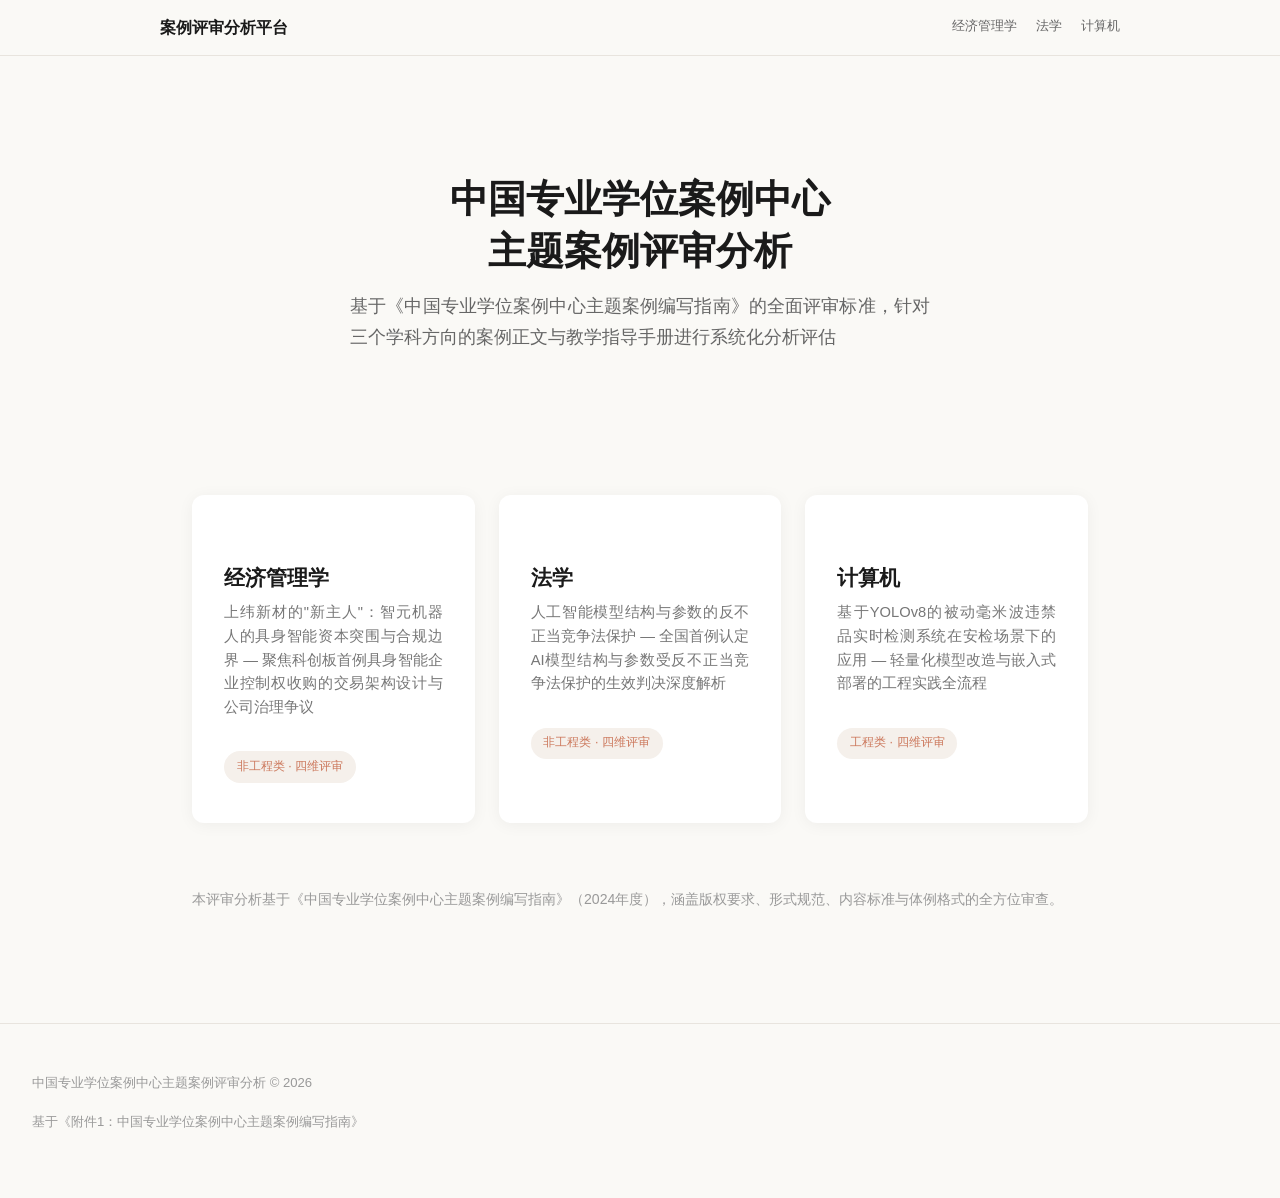
<file: index.html>
<!DOCTYPE html>
<html lang="zh-CN">
<head>
  <meta charset="UTF-8">
  <meta name="viewport" content="width=device-width, initial-scale=1.0">
  <title>中国专业学位案例中心 - 主题案例评审分析</title>
  <link rel="stylesheet" href="assets/style.css">
</head>
<body>
  <nav class="navbar">
    <div class="nav-inner">
      <span class="brand">案例评审分析平台</span>
      <div class="nav-links">
        <a href="economics.html">经济管理学</a>
        <a href="law.html">法学</a>
        <a href="computer.html">计算机</a>
      </div>
    </div>
  </nav>

  <section class="hero">
    <h1>中国专业学位案例中心<br>主题案例评审分析</h1>
    <p>基于《中国专业学位案例中心主题案例编写指南》的全面评审标准，针对三个学科方向的案例正文与教学指导手册进行系统化分析评估</p>
  </section>

  <div class="discipline-grid">
    <a href="economics.html" class="discipline-card">
      
      <h3>经济管理学</h3>
      <p>上纬新材的"新主人"：智元机器人的具身智能资本突围与合规边界 — 聚焦科创板首例具身智能企业控制权收购的交易架构设计与公司治理争议</p>
      <span class="tag">非工程类 · 四维评审</span>
    </a>
    <a href="law.html" class="discipline-card">
      
      <h3>法学</h3>
      <p>人工智能模型结构与参数的反不正当竞争法保护 — 全国首例认定AI模型结构与参数受反不正当竞争法保护的生效判决深度解析</p>
      <span class="tag">非工程类 · 四维评审</span>
    </a>
    <a href="computer.html" class="discipline-card">
      
      <h3>计算机</h3>
      <p>基于YOLOv8的被动毫米波违禁品实时检测系统在安检场景下的应用 — 轻量化模型改造与嵌入式部署的工程实践全流程</p>
      <span class="tag">工程类 · 四维评审</span>
    </a>
  </div>

  <div class="container" style="text-align:center; padding-bottom: 3rem;">
    <p style="color:#999; font-size:0.88rem;">本评审分析基于《中国专业学位案例中心主题案例编写指南》（2024年度），涵盖版权要求、形式规范、内容标准与体例格式的全方位审查。</p>
  </div>

  <footer class="footer">
    <p>中国专业学位案例中心主题案例评审分析 &copy; 2026</p>
    <p style="margin-top:0.5rem;">基于《附件1：中国专业学位案例中心主题案例编写指南》</p>
  </footer>
</body>
</html>
</file>
<file: assets/style.css>
/* ===== Reset & Base ===== */
*, *::before, *::after { box-sizing: border-box; margin: 0; padding: 0; }
html { scroll-behavior: smooth; font-size: 16px; }
body {
  font-family: 'Inter', -apple-system, 'Segoe UI', 'PingFang SC', 'Microsoft YaHei', 'Noto Sans SC', sans-serif;
  background: #FAF9F6; color: #1A1A1A; line-height: 1.75;
  -webkit-font-smoothing: antialiased;
}
h1, h2, h3, h4, h5 {
  font-family: 'Georgia', 'Noto Serif SC', 'Source Han Serif SC', 'SimSun', serif;
  font-weight: 600; line-height: 1.35; color: #1A1A1A;
}
h1 { font-size: 2rem; margin-bottom: 1rem; }
h2 { font-size: 1.6rem; margin: 2.5rem 0 1rem; padding-bottom: 0.5rem; border-bottom: 2px solid #E8E4DE; }
h3 { font-size: 1.25rem; margin: 1.8rem 0 0.8rem; color: #333; }
h4 { font-size: 1.1rem; margin: 1.2rem 0 0.6rem; color: #444; }
p { margin-bottom: 1rem; text-align: justify; }
a { color: #CC785C; text-decoration: none; transition: color 0.2s; }
a:hover { color: #B5654A; }

/* ===== Layout ===== */
.container { max-width: 960px; margin: 0 auto; padding: 0 2rem; }
.section { padding: 3rem 0; }
.section:first-of-type { padding-top: 5rem; }

/* ===== Navbar ===== */
.navbar {
  position: fixed; top: 0; left: 0; right: 0; z-index: 100;
  background: rgba(250,249,246,0.92); backdrop-filter: blur(12px);
  border-bottom: 1px solid #E8E4DE;
  padding: 0 2rem; height: 56px; display: flex; align-items: center;
}
.navbar .nav-inner {
  max-width: 960px; margin: 0 auto; width: 100%;
  display: flex; align-items: center; justify-content: space-between;
}
.navbar .brand { font-family: 'Georgia', serif; font-size: 1rem; font-weight: 600; color: #1A1A1A; white-space: nowrap; }
.navbar .nav-links { display: flex; gap: 1.2rem; flex-wrap: wrap; justify-content: flex-end; }
.navbar .nav-links a {
  font-size: 0.82rem; color: #666; padding: 4px 0;
  border-bottom: 2px solid transparent; transition: all 0.2s;
}
.navbar .nav-links a:hover, .navbar .nav-links a.active {
  color: #CC785C; border-bottom-color: #CC785C;
}

/* ===== Cards ===== */
.card {
  background: #fff; border-radius: 10px; padding: 2rem;
  box-shadow: 0 2px 12px rgba(0,0,0,0.05);
  margin-bottom: 1.5rem; transition: box-shadow 0.25s;
}
.card:hover { box-shadow: 0 4px 20px rgba(0,0,0,0.08); }

/* ===== Index Page ===== */
.hero {
  min-height: 55vh; display: flex; flex-direction: column;
  justify-content: center; align-items: center; text-align: center;
  padding: 8rem 2rem 4rem;
}
.hero h1 { font-size: 2.4rem; margin-bottom: 0.8rem; max-width: 700px; }
.hero p { font-size: 1.1rem; color: #666; max-width: 580px; margin-bottom: 2rem; }
.discipline-grid {
  display: grid; grid-template-columns: repeat(auto-fit, minmax(280px, 1fr));
  gap: 1.5rem; max-width: 960px; margin: 0 auto; padding: 0 2rem 4rem;
}
.discipline-card {
  background: #fff; border-radius: 12px; padding: 2.5rem 2rem;
  box-shadow: 0 2px 16px rgba(0,0,0,0.05);
  transition: transform 0.25s, box-shadow 0.25s; cursor: pointer;
  text-decoration: none; color: inherit; display: block;
}
.discipline-card:hover { transform: translateY(-4px); box-shadow: 0 8px 30px rgba(0,0,0,0.08); }
.discipline-card .icon { font-size: 2.2rem; margin-bottom: 1rem; }
.discipline-card h3 { font-size: 1.3rem; margin-bottom: 0.6rem; color: #1A1A1A; }
.discipline-card p { font-size: 0.92rem; color: #777; line-height: 1.6; }
.discipline-card .tag {
  display: inline-block; margin-top: 1rem; padding: 0.3rem 0.8rem;
  background: #F5F0EB; border-radius: 20px; font-size: 0.78rem; color: #CC785C;
}

/* ===== Buttons ===== */
.btn {
  display: inline-flex; align-items: center; gap: 0.4rem;
  padding: 0.6rem 1.4rem; border-radius: 8px; font-size: 0.9rem;
  font-weight: 500; cursor: pointer; border: none; transition: all 0.2s;
}
.btn-primary { background: #CC785C; color: #fff; }
.btn-primary:hover { background: #B5654A; }
.btn-outline {
  background: transparent; color: #CC785C;
  border: 1.5px solid #CC785C;
}
.btn-outline:hover { background: #CC785C; color: #fff; }
.download-btns {
  position: fixed; bottom: 2rem; right: 2rem; z-index: 99;
  display: flex; flex-direction: column; gap: 0.5rem;
}
.download-btns .btn {
  box-shadow: 0 4px 16px rgba(204,120,92,0.25);
  text-decoration: none; justify-content: center; font-size: 0.82rem;
}
.download-btns .btn-primary { background: #CC785C; color: #fff; }
.download-btns .btn-outline {
  background: rgba(250,249,246,0.95); color: #CC785C;
  border: 1.5px solid #CC785C; backdrop-filter: blur(8px);
}
.download-btns .btn-outline:hover { background: #CC785C; color: #fff; }

/* ===== Checklist ===== */
.checklist { list-style: none; padding: 0; }
.checklist li {
  padding: 0.7rem 1rem; border-radius: 8px; margin-bottom: 0.5rem;
  display: flex; align-items: flex-start; gap: 0.6rem; font-size: 0.92rem;
}
.checklist li.required { background: #FFF8F5; }
.checklist li.optional { background: #F5F8F5; }
.checklist .badge {
  display: inline-block; padding: 0.15rem 0.5rem; border-radius: 4px;
  font-size: 0.72rem; font-weight: 600; white-space: nowrap;
}
.badge-must { background: #CC785C; color: #fff; }
.badge-rec { background: #7BA68C; color: #fff; }
.badge-pass { background: #E8F5E9; color: #2E7D32; }
.badge-fail { background: #FFEBEE; color: #C62828; }

/* ===== Error Cards ===== */
.error-grid { display: grid; grid-template-columns: 1fr 1fr; gap: 1rem; margin: 1rem 0; }
.error-card {
  padding: 1.2rem; border-radius: 10px; font-size: 0.88rem; line-height: 1.6;
}
.error-card.bad { background: #FFF0EE; border-left: 4px solid #E57373; }
.error-card.good { background: #F0F7F0; border-left: 4px solid #81C784; }
.error-card .label { font-weight: 600; margin-bottom: 0.4rem; font-size: 0.82rem; }

/* ===== Tables ===== */
table {
  width: 100%; border-collapse: collapse; margin: 1rem 0;
  font-size: 0.88rem; background: #fff; border-radius: 8px; overflow: hidden;
  box-shadow: 0 1px 6px rgba(0,0,0,0.04);
}
th, td { padding: 0.7rem 1rem; text-align: left; border-bottom: 1px solid #EEE; }
th { background: #F9F6F1; font-weight: 600; color: #555; font-size: 0.82rem; }
tr:last-child td { border-bottom: none; }

/* ===== Radar / Chart Container ===== */
.chart-container { max-width: 600px; margin: 2rem auto; }
canvas { max-width: 100%; }

/* ===== Code Block ===== */
.code-block {
  background: #2D2D2D; color: #F8F8F2; padding: 1.5rem; border-radius: 10px;
  font-family: 'Fira Code', 'Consolas', monospace; font-size: 0.82rem;
  line-height: 1.6; overflow-x: auto; white-space: pre-wrap; word-break: break-all;
}

/* ===== Case Text ===== */
.case-text {
  background: #fff; padding: 2.5rem; border-radius: 12px;
  box-shadow: 0 2px 12px rgba(0,0,0,0.04); line-height: 1.85;
}
.case-text h3 { margin-top: 2rem; }
.case-text .footnote {
  font-size: 0.82rem; color: #888; border-top: 1px solid #E8E4DE;
  margin-top: 2rem; padding-top: 1rem;
}
.case-text sup { color: #CC785C; cursor: help; }

/* ===== Score Table ===== */
.score-row { display: flex; align-items: center; gap: 1rem; padding: 0.6rem 0; border-bottom: 1px solid #F0ECE6; }
.score-row:last-child { border-bottom: none; }
.score-dim { flex: 0 0 160px; font-weight: 600; font-size: 0.9rem; }
.score-bar-bg { flex: 1; height: 10px; background: #EEE; border-radius: 5px; overflow: hidden; }
.score-bar { height: 100%; border-radius: 5px; transition: width 0.6s ease; }
.score-val { flex: 0 0 60px; text-align: right; font-size: 0.88rem; font-weight: 600; }
.score-weight { flex: 0 0 60px; text-align: right; font-size: 0.82rem; color: #999; }

/* ===== Footer ===== */
.footer {
  text-align: center; padding: 3rem 2rem; color: #999; font-size: 0.82rem;
  border-top: 1px solid #E8E4DE; margin-top: 3rem;
}

/* ===== Print Styles ===== */
@media print {
  .navbar, .download-btns, .footer { display: none !important; }
  body { background: #fff; font-size: 11pt; }
  .section { padding: 1rem 0; page-break-inside: avoid; }
  .card, .case-text { box-shadow: none; border: 1px solid #ddd; }
  .chart-container { page-break-inside: avoid; }
  h2 { page-break-after: avoid; }
  .container { max-width: 100%; padding: 0 1cm; }
}

/* ===== Responsive ===== */
@media (max-width: 768px) {
  .hero h1 { font-size: 1.8rem; }
  .error-grid { grid-template-columns: 1fr; }
  .navbar .nav-links { gap: 0.6rem; }
  .navbar .nav-links a { font-size: 0.75rem; }
  .score-row { flex-wrap: wrap; }
  .score-dim { flex: 0 0 100%; }
}
</file>
